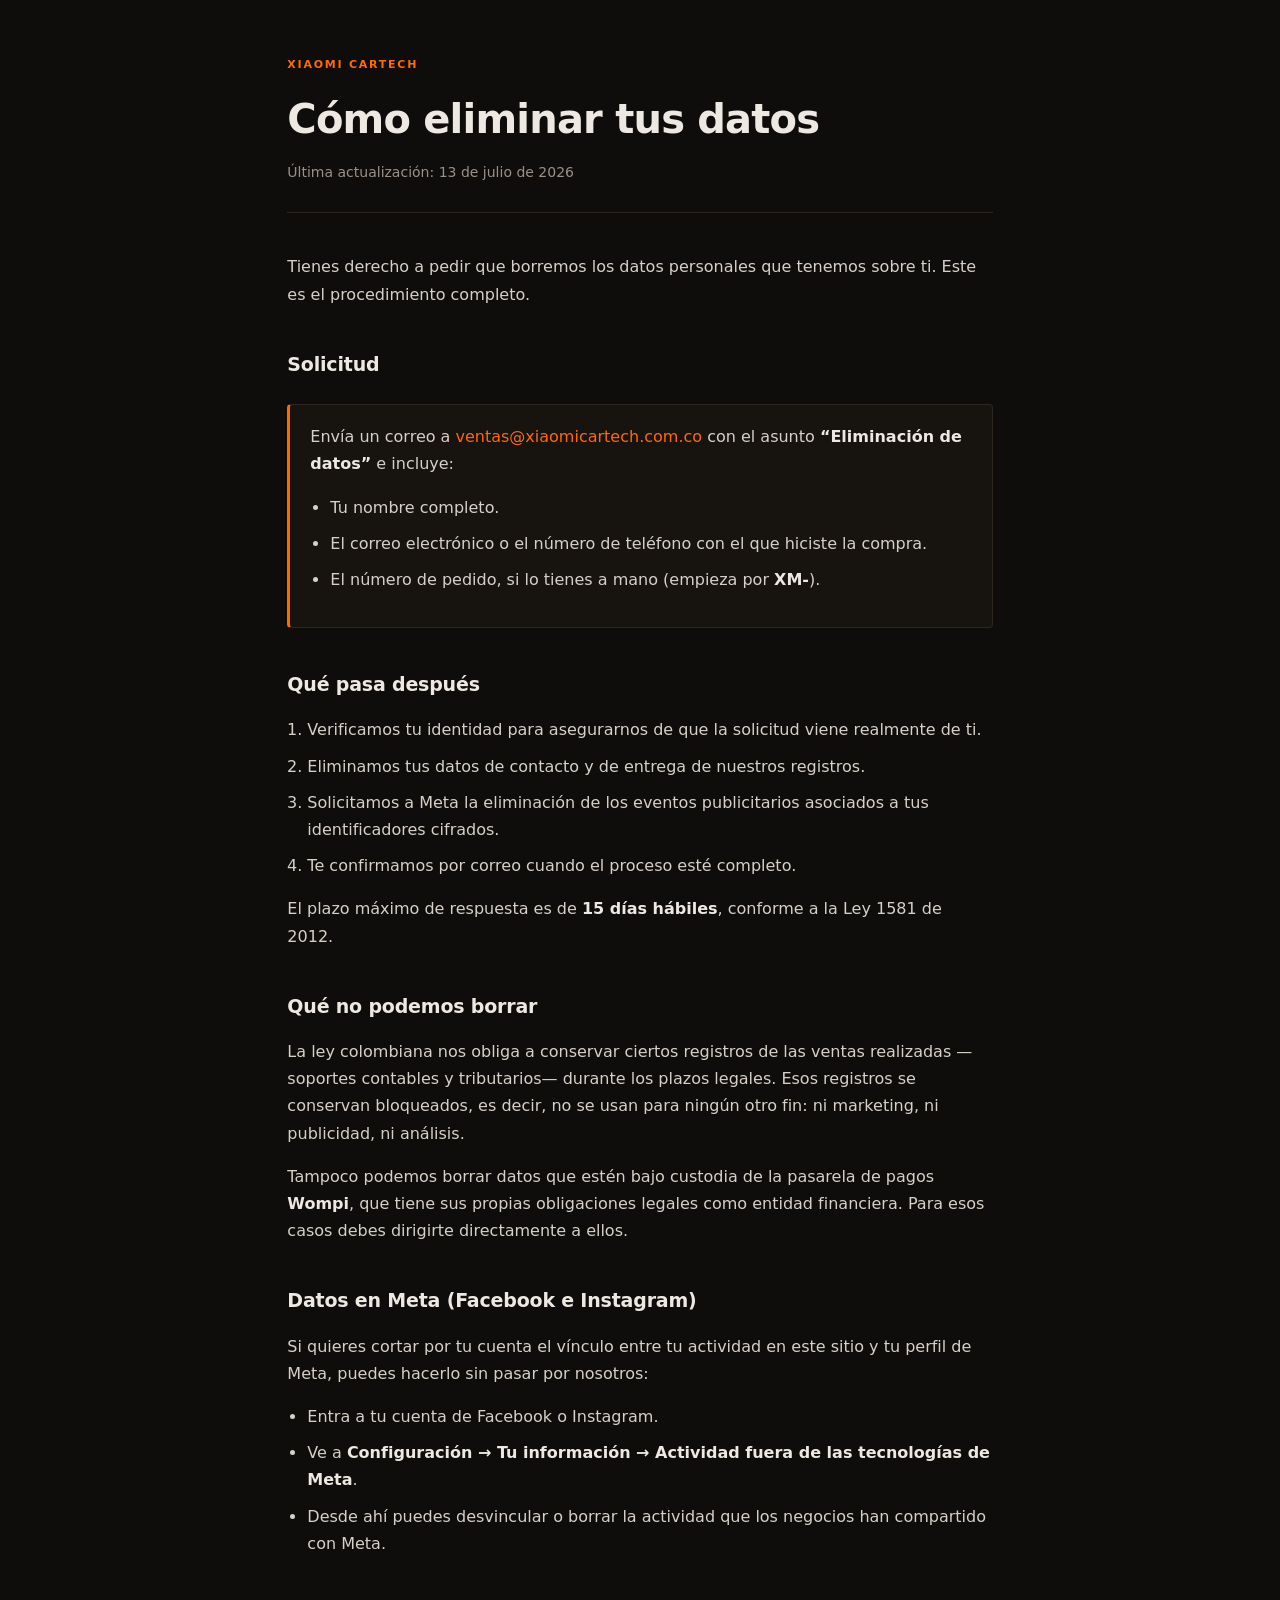
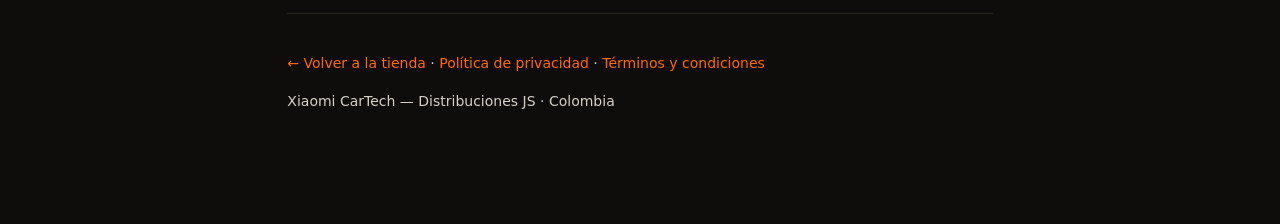
<file: public/eliminacion-de-datos.html>
<!doctype html>
<html lang="es-CO">
<head>
  <meta charset="utf-8">
  <meta name="viewport" content="width=device-width, initial-scale=1">
  <title>Eliminación de datos — Xiaomi CarTech</title>
  <meta name="description" content="Cómo solicitar la eliminación de tus datos personales en Xiaomi CarTech.">
  <style>
    :root {
      --bg: #0F0D0B; --surface: #17140F; --fg: #EDE8E1; --muted: #9A9088;
      --accent: #FF6900; --line: #2C261F;
      --sans: system-ui, -apple-system, "Segoe UI", Roboto, Helvetica, Arial, sans-serif;
    }
    * { box-sizing: border-box; }
    body { margin: 0; background: var(--bg); color: var(--fg); font-family: var(--sans); line-height: 1.7; -webkit-font-smoothing: antialiased; }
    .wrap { max-width: 74ch; margin: 0 auto; padding: 56px 24px 96px; }
    a { color: var(--accent); text-decoration: none; }
    a:hover { text-decoration: underline; }
    a:focus-visible { outline: 2px solid var(--accent); outline-offset: 2px; border-radius: 2px; }
    .eyebrow { font-size: 11px; letter-spacing: .16em; text-transform: uppercase; color: var(--accent); font-weight: 700; margin: 0 0 10px; }
    h1 { font-size: clamp(28px, 5vw, 40px); font-weight: 800; letter-spacing: -.02em; margin: 0 0 8px; text-wrap: balance; }
    .updated { color: var(--muted); font-size: 14px; margin: 0 0 40px; padding-bottom: 28px; border-bottom: 1px solid var(--line); }
    h2 { font-size: 19px; font-weight: 700; margin: 40px 0 12px; letter-spacing: -.01em; }
    p, li { color: #D6D0C8; }
    ol, ul { padding-left: 20px; }
    li { margin-bottom: 9px; }
    strong { color: var(--fg); }
    .card { background: var(--surface); border: 1px solid var(--line); border-left: 3px solid var(--accent); border-radius: 4px; padding: 18px 20px; margin: 24px 0; }
    .card p:first-child { margin-top: 0; }
    .card p:last-child { margin-bottom: 0; }
    footer { margin-top: 56px; padding-top: 24px; border-top: 1px solid var(--line); font-size: 14px; color: var(--muted); }
  </style>
</head>
<body>
  <div class="wrap">
    <p class="eyebrow">Xiaomi CarTech</p>
    <h1>Cómo eliminar tus datos</h1>
    <p class="updated">Última actualización: 13 de julio de 2026</p>

    <p>Tienes derecho a pedir que borremos los datos personales que tenemos sobre ti. Este es el procedimiento completo.</p>

    <h2>Solicitud</h2>
    <div class="card">
      <p>Envía un correo a <a href="mailto:ventas@xiaomicartech.com.co">ventas@xiaomicartech.com.co</a> con el asunto <strong>“Eliminación de datos”</strong> e incluye:</p>
      <ul>
        <li>Tu nombre completo.</li>
        <li>El correo electrónico o el número de teléfono con el que hiciste la compra.</li>
        <li>El número de pedido, si lo tienes a mano (empieza por <strong>XM-</strong>).</li>
      </ul>
    </div>

    <h2>Qué pasa después</h2>
    <ol>
      <li>Verificamos tu identidad para asegurarnos de que la solicitud viene realmente de ti.</li>
      <li>Eliminamos tus datos de contacto y de entrega de nuestros registros.</li>
      <li>Solicitamos a Meta la eliminación de los eventos publicitarios asociados a tus identificadores cifrados.</li>
      <li>Te confirmamos por correo cuando el proceso esté completo.</li>
    </ol>
    <p>El plazo máximo de respuesta es de <strong>15 días hábiles</strong>, conforme a la Ley 1581 de 2012.</p>

    <h2>Qué no podemos borrar</h2>
    <p>La ley colombiana nos obliga a conservar ciertos registros de las ventas realizadas —soportes contables y tributarios— durante los plazos legales. Esos registros se conservan bloqueados, es decir, no se usan para ningún otro fin: ni marketing, ni publicidad, ni análisis.</p>
    <p>Tampoco podemos borrar datos que estén bajo custodia de la pasarela de pagos <strong>Wompi</strong>, que tiene sus propias obligaciones legales como entidad financiera. Para esos casos debes dirigirte directamente a ellos.</p>

    <h2>Datos en Meta (Facebook e Instagram)</h2>
    <p>Si quieres cortar por tu cuenta el vínculo entre tu actividad en este sitio y tu perfil de Meta, puedes hacerlo sin pasar por nosotros:</p>
    <ul>
      <li>Entra a tu cuenta de Facebook o Instagram.</li>
      <li>Ve a <strong>Configuración → Tu información → Actividad fuera de las tecnologías de Meta</strong>.</li>
      <li>Desde ahí puedes desvincular o borrar la actividad que los negocios han compartido con Meta.</li>
    </ul>

    <footer>
      <p><a href="/">← Volver a la tienda</a> · <a href="/privacidad.html">Política de privacidad</a> · <a href="/terminos.html">Términos y condiciones</a></p>
      <p>Xiaomi CarTech — Distribuciones JS · Colombia</p>
    </footer>
  </div>
</body>
</html>
</file>
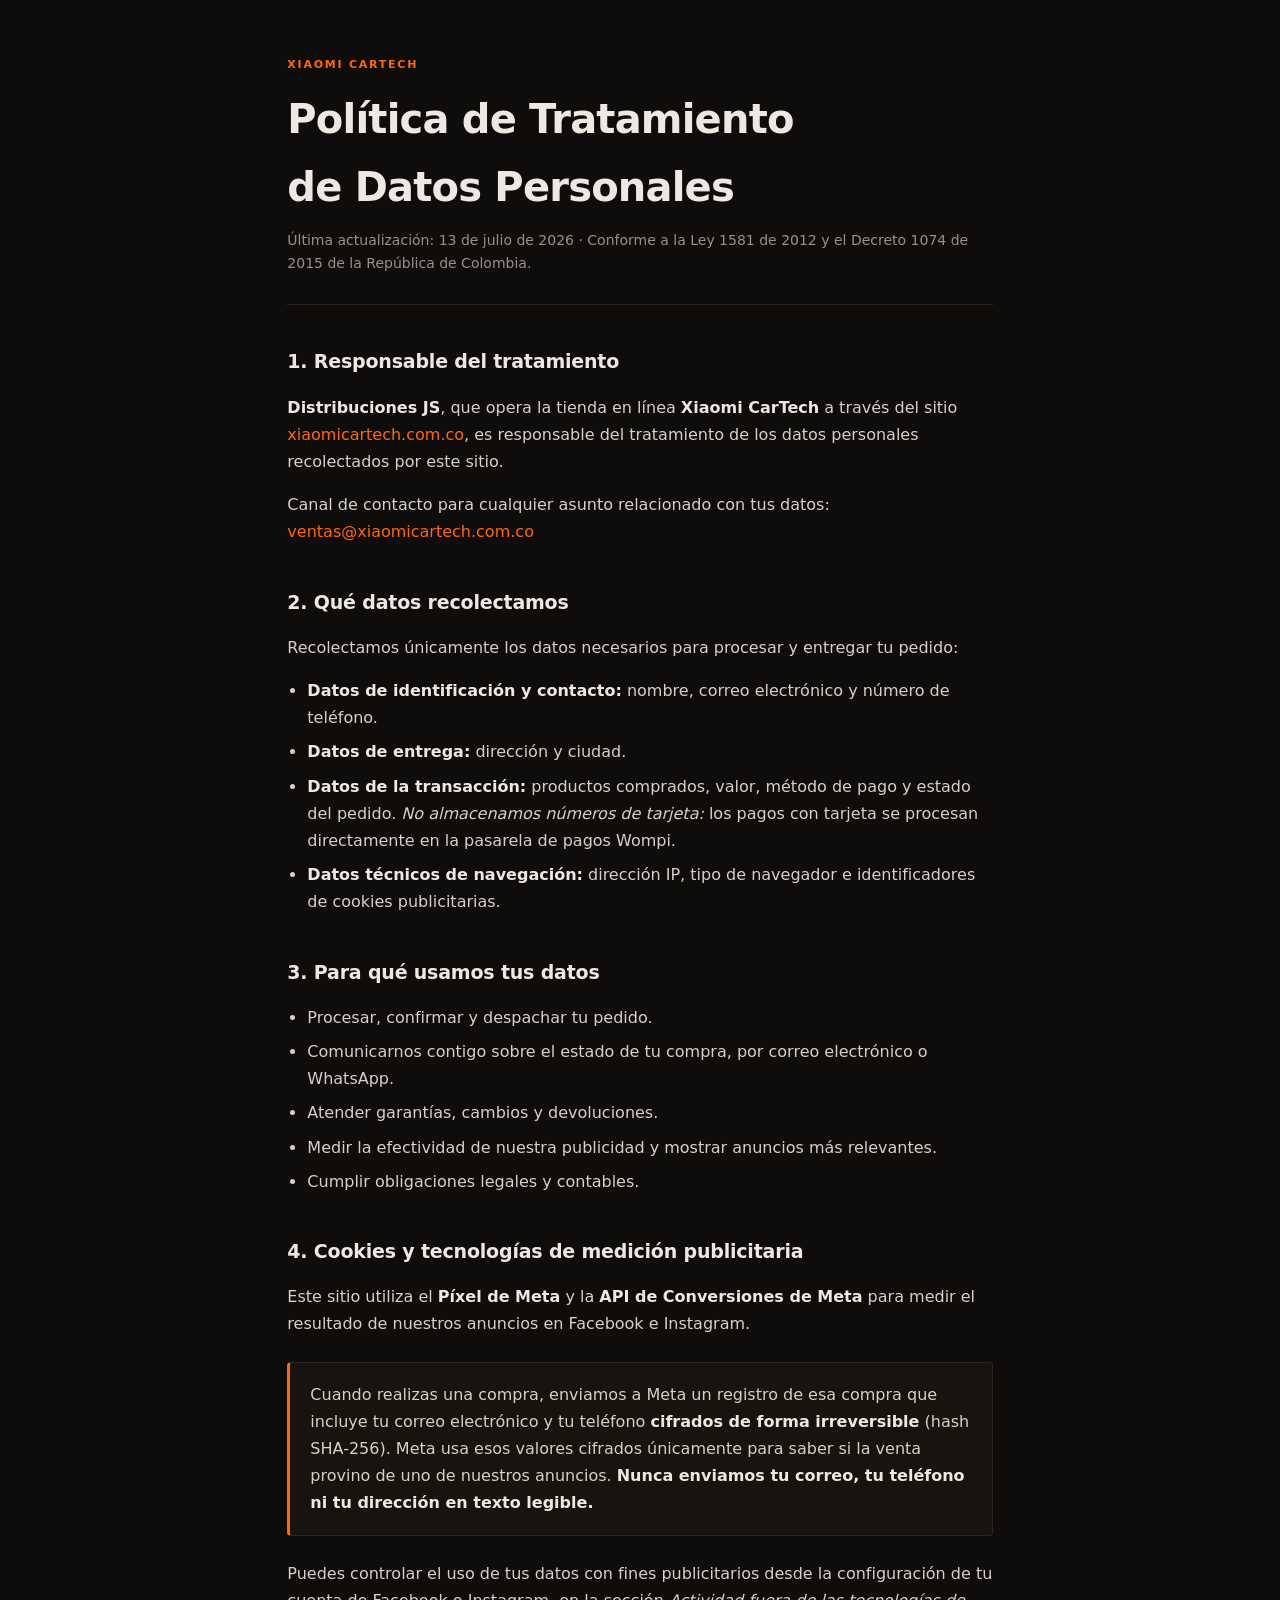
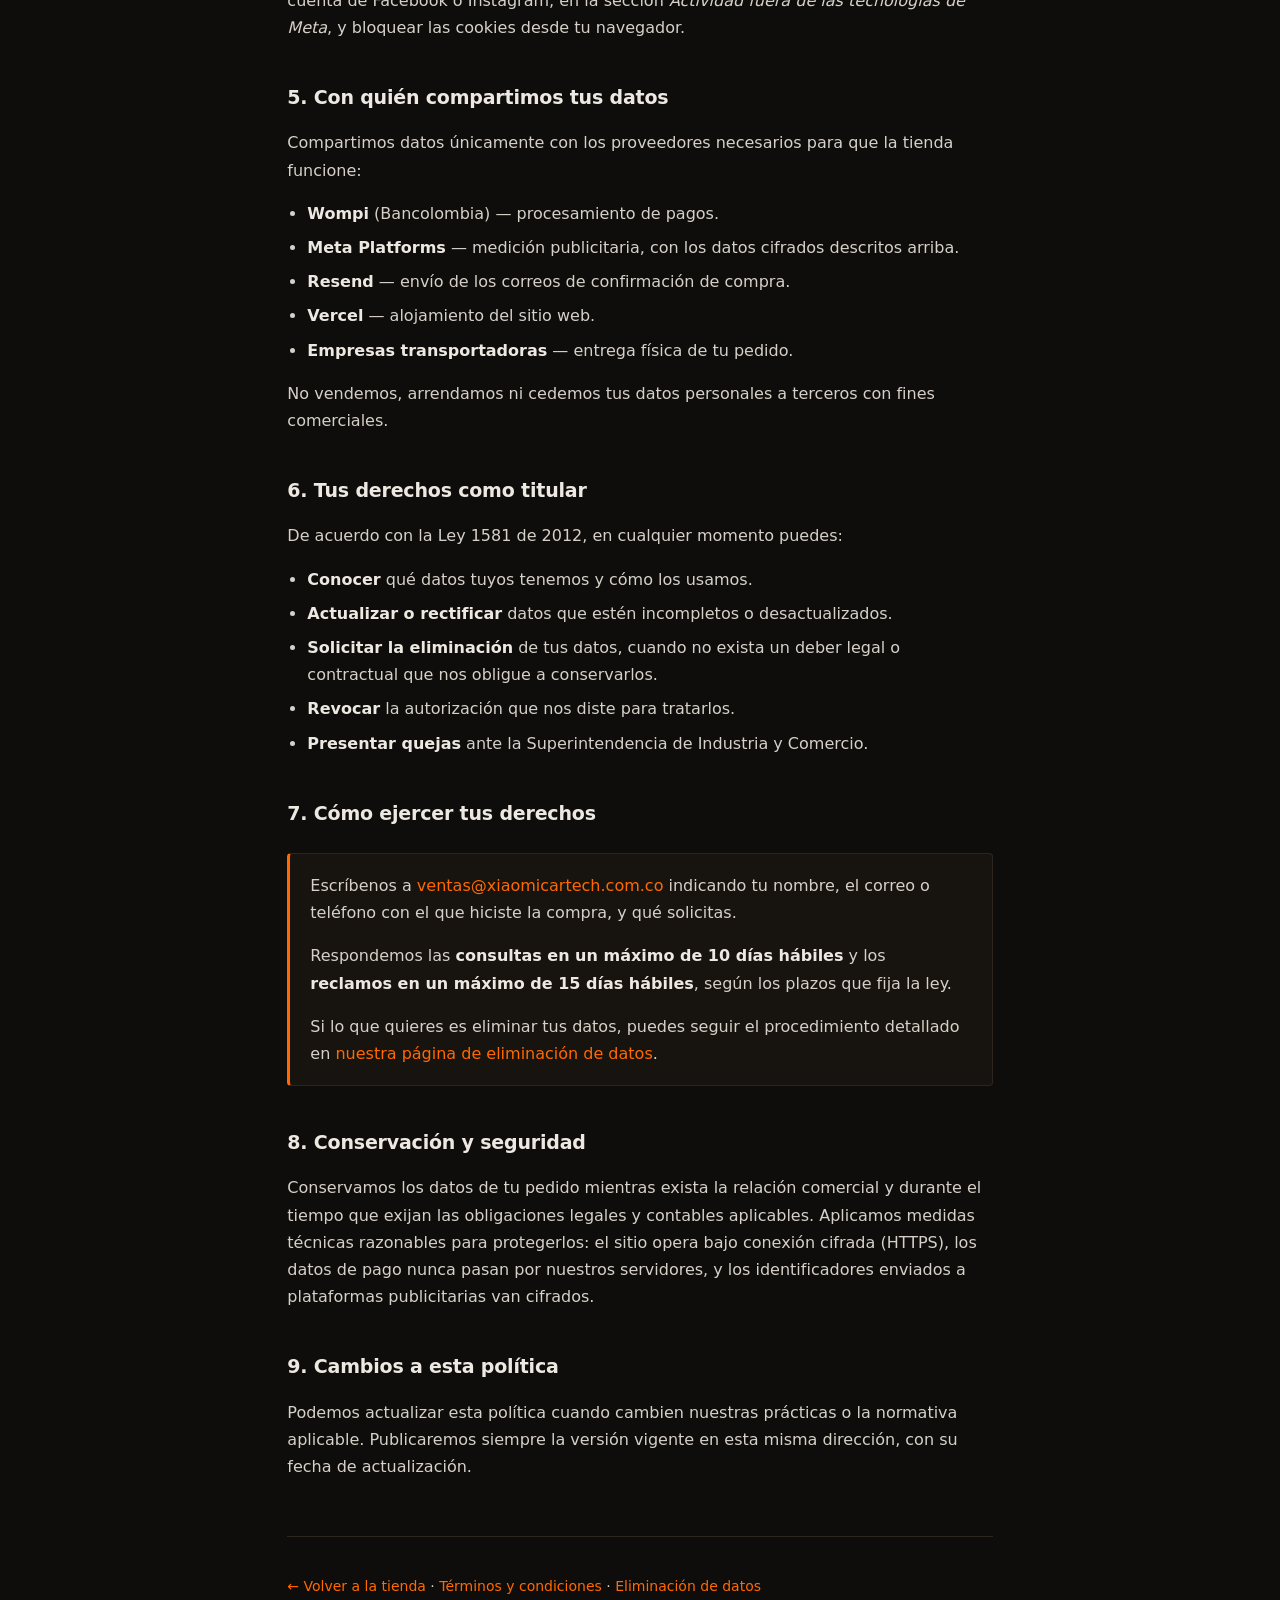
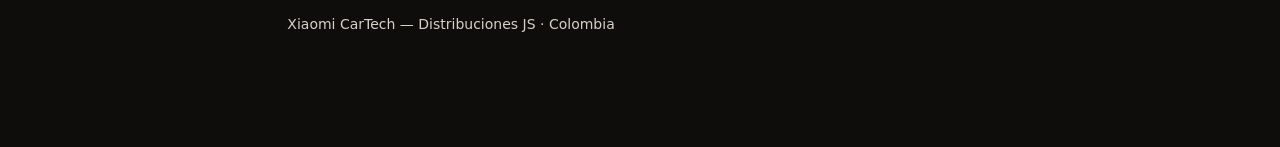
<file: public/privacidad.html>
<!doctype html>
<html lang="es-CO">
<head>
  <meta charset="utf-8">
  <meta name="viewport" content="width=device-width, initial-scale=1">
  <title>Política de Privacidad — Xiaomi CarTech</title>
  <meta name="description" content="Política de tratamiento de datos personales de Xiaomi CarTech, conforme a la Ley 1581 de 2012.">
  <style>
    :root {
      --bg: #0F0D0B; --surface: #17140F; --fg: #EDE8E1; --muted: #9A9088;
      --accent: #FF6900; --line: #2C261F;
      --sans: system-ui, -apple-system, "Segoe UI", Roboto, Helvetica, Arial, sans-serif;
    }
    * { box-sizing: border-box; }
    body { margin: 0; background: var(--bg); color: var(--fg); font-family: var(--sans); line-height: 1.7; -webkit-font-smoothing: antialiased; }
    .wrap { max-width: 74ch; margin: 0 auto; padding: 56px 24px 96px; }
    a { color: var(--accent); text-decoration: none; }
    a:hover { text-decoration: underline; }
    a:focus-visible { outline: 2px solid var(--accent); outline-offset: 2px; border-radius: 2px; }
    .eyebrow { font-size: 11px; letter-spacing: .16em; text-transform: uppercase; color: var(--accent); font-weight: 700; margin: 0 0 10px; }
    h1 { font-size: clamp(28px, 5vw, 40px); font-weight: 800; letter-spacing: -.02em; margin: 0 0 8px; text-wrap: balance; }
    .updated { color: var(--muted); font-size: 14px; margin: 0 0 40px; padding-bottom: 28px; border-bottom: 1px solid var(--line); }
    h2 { font-size: 19px; font-weight: 700; margin: 40px 0 12px; letter-spacing: -.01em; }
    p, li { color: #D6D0C8; }
    ul { padding-left: 20px; }
    li { margin-bottom: 7px; }
    .card { background: var(--surface); border: 1px solid var(--line); border-left: 3px solid var(--accent); border-radius: 4px; padding: 18px 20px; margin: 24px 0; }
    .card p:first-child { margin-top: 0; }
    .card p:last-child { margin-bottom: 0; }
    strong { color: var(--fg); }
    footer { margin-top: 56px; padding-top: 24px; border-top: 1px solid var(--line); font-size: 14px; color: var(--muted); }
  </style>
</head>
<body>
  <div class="wrap">
    <p class="eyebrow">Xiaomi CarTech</p>
    <h1>Política de Tratamiento de Datos Personales</h1>
    <p class="updated">Última actualización: 13 de julio de 2026 · Conforme a la Ley 1581 de 2012 y el Decreto 1074 de 2015 de la República de Colombia.</p>

    <h2>1. Responsable del tratamiento</h2>
    <p><strong>Distribuciones JS</strong>, que opera la tienda en línea <strong>Xiaomi CarTech</strong> a través del sitio <a href="https://xiaomicartech.com.co">xiaomicartech.com.co</a>, es responsable del tratamiento de los datos personales recolectados por este sitio.</p>
    <p>Canal de contacto para cualquier asunto relacionado con tus datos: <a href="mailto:ventas@xiaomicartech.com.co">ventas@xiaomicartech.com.co</a></p>

    <h2>2. Qué datos recolectamos</h2>
    <p>Recolectamos únicamente los datos necesarios para procesar y entregar tu pedido:</p>
    <ul>
      <li><strong>Datos de identificación y contacto:</strong> nombre, correo electrónico y número de teléfono.</li>
      <li><strong>Datos de entrega:</strong> dirección y ciudad.</li>
      <li><strong>Datos de la transacción:</strong> productos comprados, valor, método de pago y estado del pedido. <em>No almacenamos números de tarjeta:</em> los pagos con tarjeta se procesan directamente en la pasarela de pagos Wompi.</li>
      <li><strong>Datos técnicos de navegación:</strong> dirección IP, tipo de navegador e identificadores de cookies publicitarias.</li>
    </ul>

    <h2>3. Para qué usamos tus datos</h2>
    <ul>
      <li>Procesar, confirmar y despachar tu pedido.</li>
      <li>Comunicarnos contigo sobre el estado de tu compra, por correo electrónico o WhatsApp.</li>
      <li>Atender garantías, cambios y devoluciones.</li>
      <li>Medir la efectividad de nuestra publicidad y mostrar anuncios más relevantes.</li>
      <li>Cumplir obligaciones legales y contables.</li>
    </ul>

    <h2>4. Cookies y tecnologías de medición publicitaria</h2>
    <p>Este sitio utiliza el <strong>Píxel de Meta</strong> y la <strong>API de Conversiones de Meta</strong> para medir el resultado de nuestros anuncios en Facebook e Instagram.</p>
    <div class="card">
      <p>Cuando realizas una compra, enviamos a Meta un registro de esa compra que incluye tu correo electrónico y tu teléfono <strong>cifrados de forma irreversible</strong> (hash SHA-256). Meta usa esos valores cifrados únicamente para saber si la venta provino de uno de nuestros anuncios. <strong>Nunca enviamos tu correo, tu teléfono ni tu dirección en texto legible.</strong></p>
    </div>
    <p>Puedes controlar el uso de tus datos con fines publicitarios desde la configuración de tu cuenta de Facebook o Instagram, en la sección <em>Actividad fuera de las tecnologías de Meta</em>, y bloquear las cookies desde tu navegador.</p>

    <h2>5. Con quién compartimos tus datos</h2>
    <p>Compartimos datos únicamente con los proveedores necesarios para que la tienda funcione:</p>
    <ul>
      <li><strong>Wompi</strong> (Bancolombia) — procesamiento de pagos.</li>
      <li><strong>Meta Platforms</strong> — medición publicitaria, con los datos cifrados descritos arriba.</li>
      <li><strong>Resend</strong> — envío de los correos de confirmación de compra.</li>
      <li><strong>Vercel</strong> — alojamiento del sitio web.</li>
      <li><strong>Empresas transportadoras</strong> — entrega física de tu pedido.</li>
    </ul>
    <p>No vendemos, arrendamos ni cedemos tus datos personales a terceros con fines comerciales.</p>

    <h2>6. Tus derechos como titular</h2>
    <p>De acuerdo con la Ley 1581 de 2012, en cualquier momento puedes:</p>
    <ul>
      <li><strong>Conocer</strong> qué datos tuyos tenemos y cómo los usamos.</li>
      <li><strong>Actualizar o rectificar</strong> datos que estén incompletos o desactualizados.</li>
      <li><strong>Solicitar la eliminación</strong> de tus datos, cuando no exista un deber legal o contractual que nos obligue a conservarlos.</li>
      <li><strong>Revocar</strong> la autorización que nos diste para tratarlos.</li>
      <li><strong>Presentar quejas</strong> ante la Superintendencia de Industria y Comercio.</li>
    </ul>

    <h2>7. Cómo ejercer tus derechos</h2>
    <div class="card">
      <p>Escríbenos a <a href="mailto:ventas@xiaomicartech.com.co">ventas@xiaomicartech.com.co</a> indicando tu nombre, el correo o teléfono con el que hiciste la compra, y qué solicitas.</p>
      <p>Respondemos las <strong>consultas en un máximo de 10 días hábiles</strong> y los <strong>reclamos en un máximo de 15 días hábiles</strong>, según los plazos que fija la ley.</p>
      <p>Si lo que quieres es eliminar tus datos, puedes seguir el procedimiento detallado en <a href="/eliminacion-de-datos.html">nuestra página de eliminación de datos</a>.</p>
    </div>

    <h2>8. Conservación y seguridad</h2>
    <p>Conservamos los datos de tu pedido mientras exista la relación comercial y durante el tiempo que exijan las obligaciones legales y contables aplicables. Aplicamos medidas técnicas razonables para protegerlos: el sitio opera bajo conexión cifrada (HTTPS), los datos de pago nunca pasan por nuestros servidores, y los identificadores enviados a plataformas publicitarias van cifrados.</p>

    <h2>9. Cambios a esta política</h2>
    <p>Podemos actualizar esta política cuando cambien nuestras prácticas o la normativa aplicable. Publicaremos siempre la versión vigente en esta misma dirección, con su fecha de actualización.</p>

    <footer>
      <p><a href="/">← Volver a la tienda</a> · <a href="/terminos.html">Términos y condiciones</a> · <a href="/eliminacion-de-datos.html">Eliminación de datos</a></p>
      <p>Xiaomi CarTech — Distribuciones JS · Colombia</p>
    </footer>
  </div>
</body>
</html>
</file>
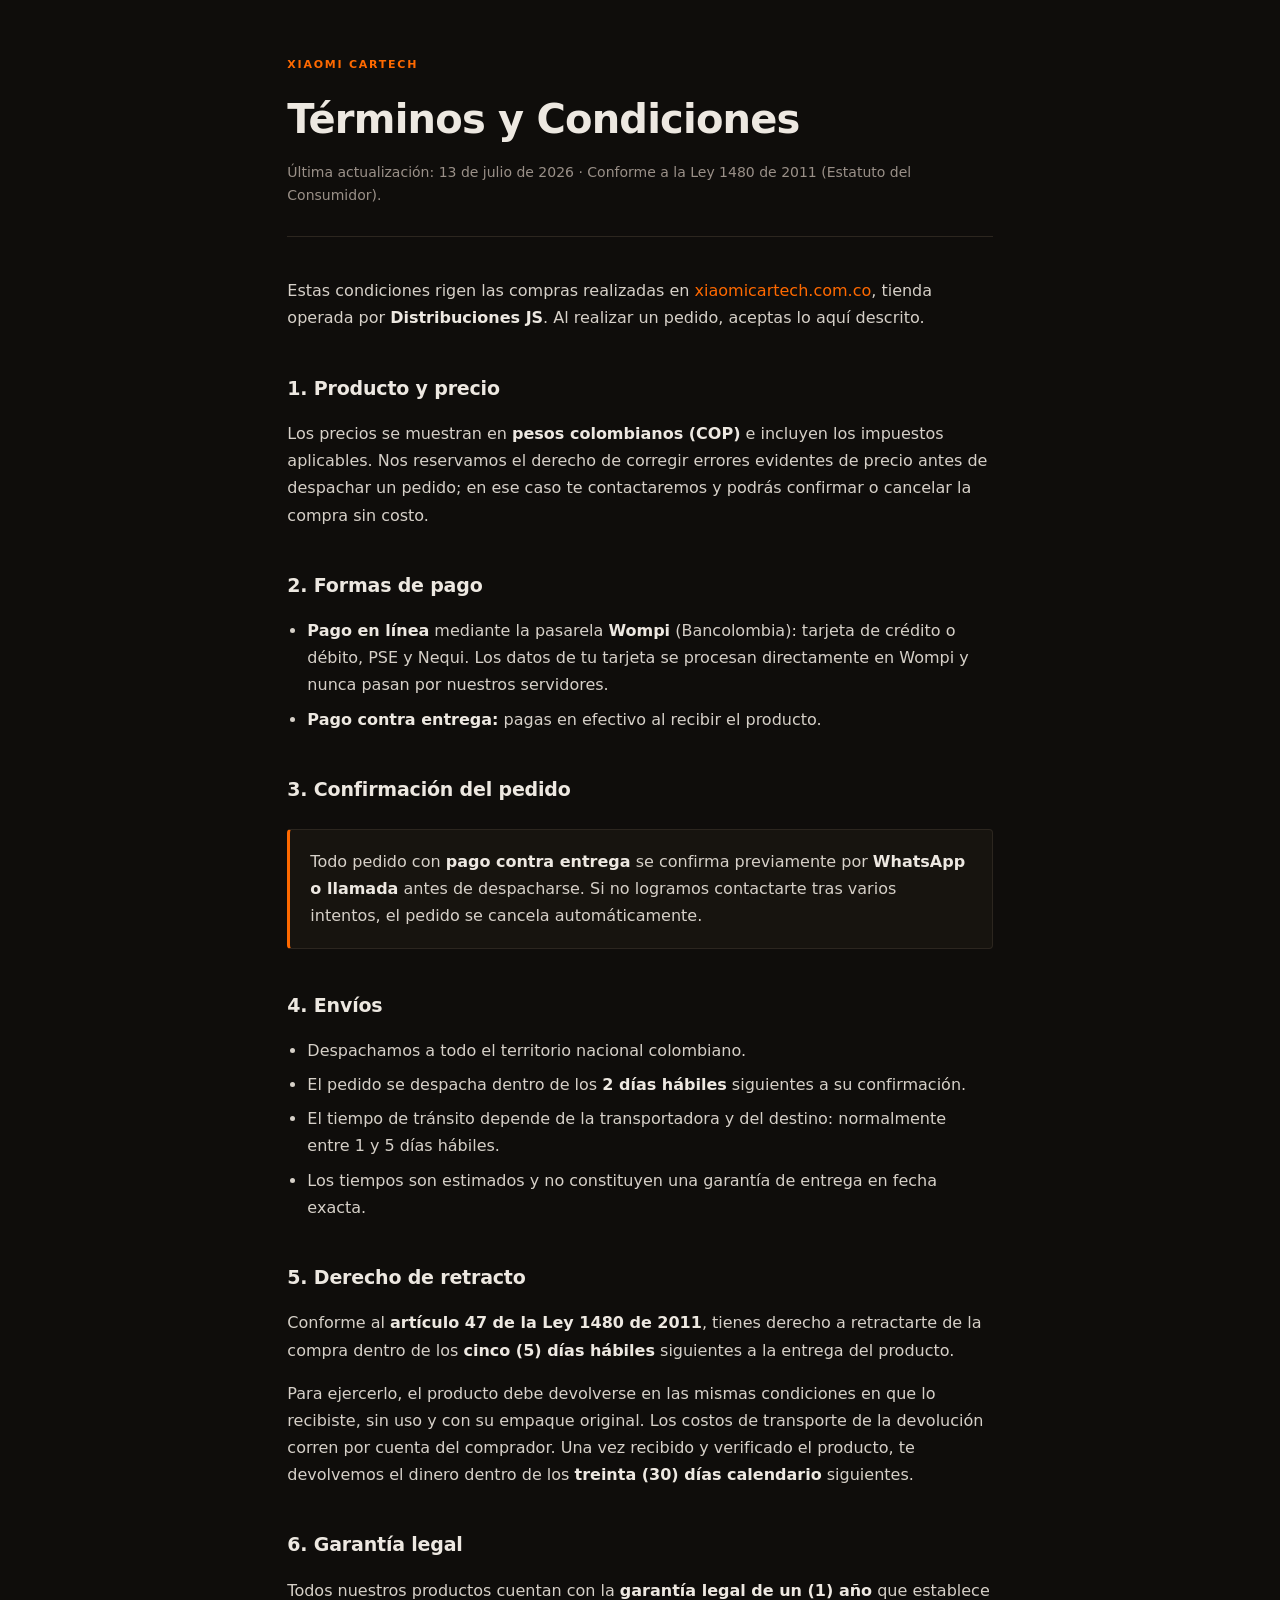
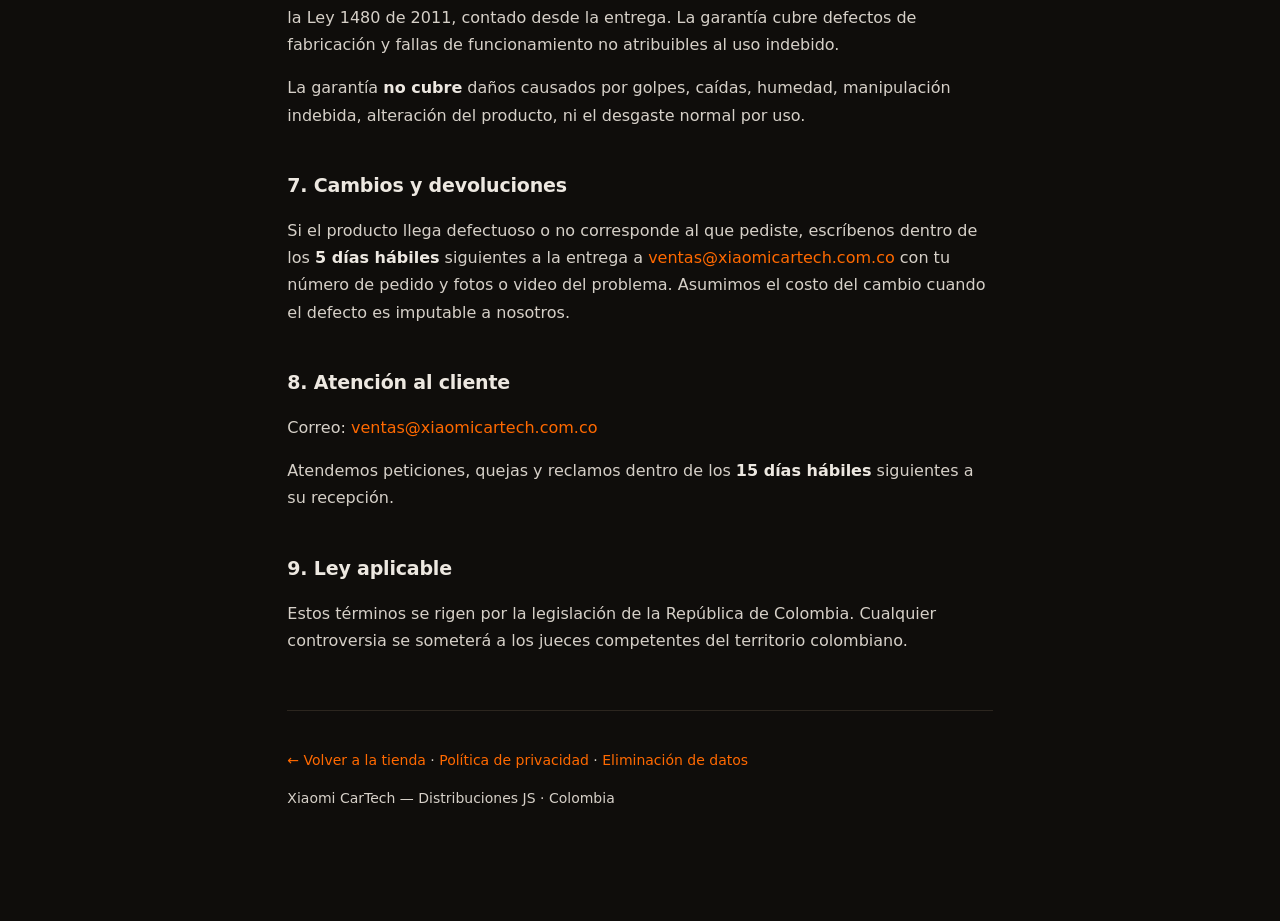
<file: public/terminos.html>
<!doctype html>
<html lang="es-CO">
<head>
  <meta charset="utf-8">
  <meta name="viewport" content="width=device-width, initial-scale=1">
  <title>Términos y Condiciones — Xiaomi CarTech</title>
  <meta name="description" content="Términos y condiciones de compra en Xiaomi CarTech: envíos, pagos, garantía y derecho de retracto.">
  <style>
    :root {
      --bg: #0F0D0B; --surface: #17140F; --fg: #EDE8E1; --muted: #9A9088;
      --accent: #FF6900; --line: #2C261F;
      --sans: system-ui, -apple-system, "Segoe UI", Roboto, Helvetica, Arial, sans-serif;
    }
    * { box-sizing: border-box; }
    body { margin: 0; background: var(--bg); color: var(--fg); font-family: var(--sans); line-height: 1.7; -webkit-font-smoothing: antialiased; }
    .wrap { max-width: 74ch; margin: 0 auto; padding: 56px 24px 96px; }
    a { color: var(--accent); text-decoration: none; }
    a:hover { text-decoration: underline; }
    a:focus-visible { outline: 2px solid var(--accent); outline-offset: 2px; border-radius: 2px; }
    .eyebrow { font-size: 11px; letter-spacing: .16em; text-transform: uppercase; color: var(--accent); font-weight: 700; margin: 0 0 10px; }
    h1 { font-size: clamp(28px, 5vw, 40px); font-weight: 800; letter-spacing: -.02em; margin: 0 0 8px; text-wrap: balance; }
    .updated { color: var(--muted); font-size: 14px; margin: 0 0 40px; padding-bottom: 28px; border-bottom: 1px solid var(--line); }
    h2 { font-size: 19px; font-weight: 700; margin: 40px 0 12px; letter-spacing: -.01em; }
    p, li { color: #D6D0C8; }
    ul, ol { padding-left: 20px; }
    li { margin-bottom: 7px; }
    strong { color: var(--fg); }
    .card { background: var(--surface); border: 1px solid var(--line); border-left: 3px solid var(--accent); border-radius: 4px; padding: 18px 20px; margin: 24px 0; }
    .card p:first-child { margin-top: 0; }
    .card p:last-child { margin-bottom: 0; }
    footer { margin-top: 56px; padding-top: 24px; border-top: 1px solid var(--line); font-size: 14px; color: var(--muted); }
  </style>
</head>
<body>
  <div class="wrap">
    <p class="eyebrow">Xiaomi CarTech</p>
    <h1>Términos y Condiciones</h1>
    <p class="updated">Última actualización: 13 de julio de 2026 · Conforme a la Ley 1480 de 2011 (Estatuto del Consumidor).</p>

    <p>Estas condiciones rigen las compras realizadas en <a href="https://xiaomicartech.com.co">xiaomicartech.com.co</a>, tienda operada por <strong>Distribuciones JS</strong>. Al realizar un pedido, aceptas lo aquí descrito.</p>

    <h2>1. Producto y precio</h2>
    <p>Los precios se muestran en <strong>pesos colombianos (COP)</strong> e incluyen los impuestos aplicables. Nos reservamos el derecho de corregir errores evidentes de precio antes de despachar un pedido; en ese caso te contactaremos y podrás confirmar o cancelar la compra sin costo.</p>

    <h2>2. Formas de pago</h2>
    <ul>
      <li><strong>Pago en línea</strong> mediante la pasarela <strong>Wompi</strong> (Bancolombia): tarjeta de crédito o débito, PSE y Nequi. Los datos de tu tarjeta se procesan directamente en Wompi y nunca pasan por nuestros servidores.</li>
      <li><strong>Pago contra entrega:</strong> pagas en efectivo al recibir el producto.</li>
    </ul>

    <h2>3. Confirmación del pedido</h2>
    <div class="card">
      <p>Todo pedido con <strong>pago contra entrega</strong> se confirma previamente por <strong>WhatsApp o llamada</strong> antes de despacharse. Si no logramos contactarte tras varios intentos, el pedido se cancela automáticamente.</p>
    </div>

    <h2>4. Envíos</h2>
    <ul>
      <li>Despachamos a todo el territorio nacional colombiano.</li>
      <li>El pedido se despacha dentro de los <strong>2 días hábiles</strong> siguientes a su confirmación.</li>
      <li>El tiempo de tránsito depende de la transportadora y del destino: normalmente entre 1 y 5 días hábiles.</li>
      <li>Los tiempos son estimados y no constituyen una garantía de entrega en fecha exacta.</li>
    </ul>

    <h2>5. Derecho de retracto</h2>
    <p>Conforme al <strong>artículo 47 de la Ley 1480 de 2011</strong>, tienes derecho a retractarte de la compra dentro de los <strong>cinco (5) días hábiles</strong> siguientes a la entrega del producto.</p>
    <p>Para ejercerlo, el producto debe devolverse en las mismas condiciones en que lo recibiste, sin uso y con su empaque original. Los costos de transporte de la devolución corren por cuenta del comprador. Una vez recibido y verificado el producto, te devolvemos el dinero dentro de los <strong>treinta (30) días calendario</strong> siguientes.</p>

    <h2>6. Garantía legal</h2>
    <p>Todos nuestros productos cuentan con la <strong>garantía legal de un (1) año</strong> que establece la Ley 1480 de 2011, contado desde la entrega. La garantía cubre defectos de fabricación y fallas de funcionamiento no atribuibles al uso indebido.</p>
    <p>La garantía <strong>no cubre</strong> daños causados por golpes, caídas, humedad, manipulación indebida, alteración del producto, ni el desgaste normal por uso.</p>

    <h2>7. Cambios y devoluciones</h2>
    <p>Si el producto llega defectuoso o no corresponde al que pediste, escríbenos dentro de los <strong>5 días hábiles</strong> siguientes a la entrega a <a href="mailto:ventas@xiaomicartech.com.co">ventas@xiaomicartech.com.co</a> con tu número de pedido y fotos o video del problema. Asumimos el costo del cambio cuando el defecto es imputable a nosotros.</p>

    <h2>8. Atención al cliente</h2>
    <p>Correo: <a href="mailto:ventas@xiaomicartech.com.co">ventas@xiaomicartech.com.co</a></p>
    <p>Atendemos peticiones, quejas y reclamos dentro de los <strong>15 días hábiles</strong> siguientes a su recepción.</p>

    <h2>9. Ley aplicable</h2>
    <p>Estos términos se rigen por la legislación de la República de Colombia. Cualquier controversia se someterá a los jueces competentes del territorio colombiano.</p>

    <footer>
      <p><a href="/">← Volver a la tienda</a> · <a href="/privacidad.html">Política de privacidad</a> · <a href="/eliminacion-de-datos.html">Eliminación de datos</a></p>
      <p>Xiaomi CarTech — Distribuciones JS · Colombia</p>
    </footer>
  </div>
</body>
</html>
</file>
